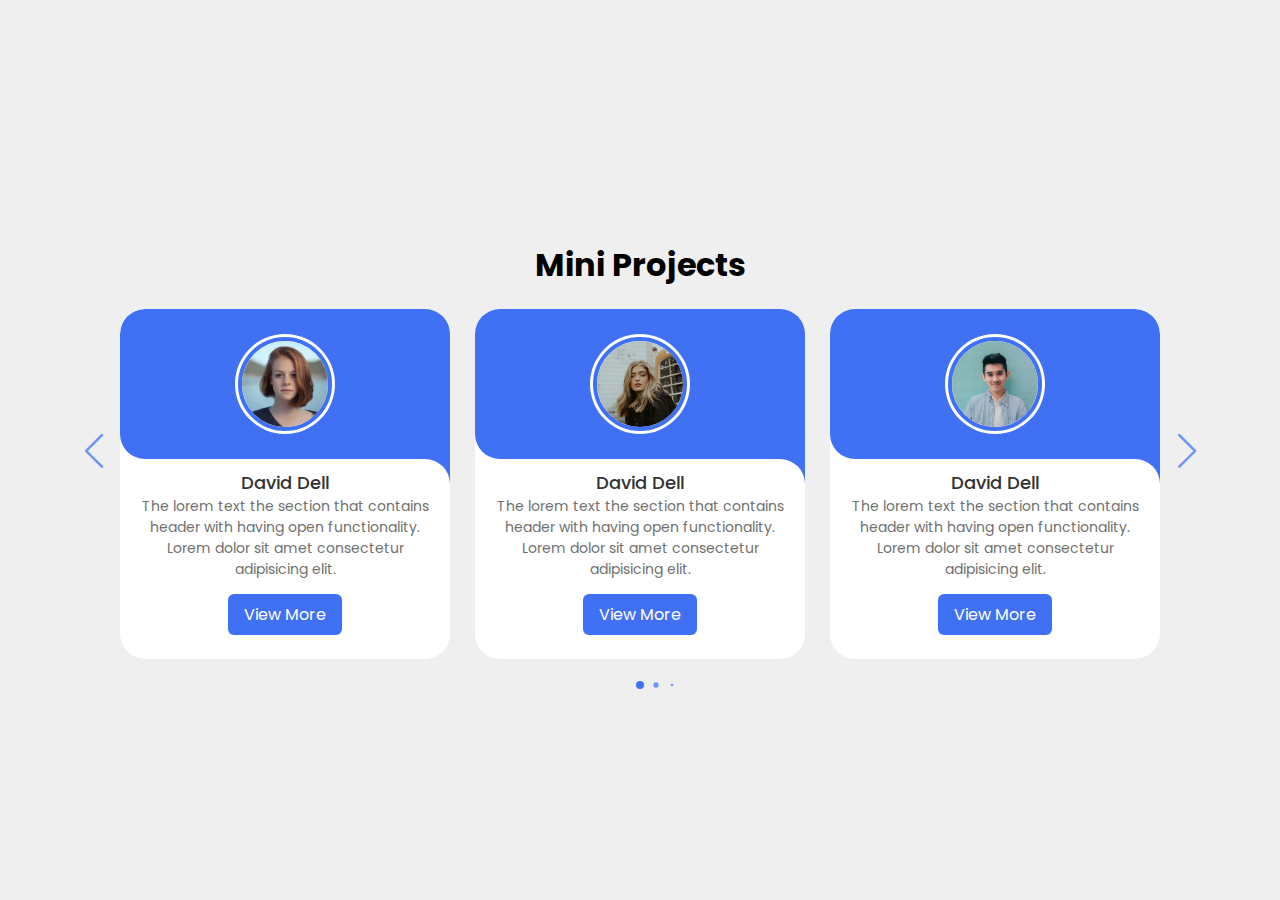
<file: index.html>
<!DOCTYPE html>
    <!-- Coding by CodingLab | www.codinglabweb.com -->
    <html lang="en">
    <head>
        <meta charset="UTF-8">
        <meta http-equiv="X-UA-Compatible" content="IE=edge">
        <meta name="viewport" content="width=device-width, initial-scale=1.0">
        <title>Responsive Card Slider</title>

        <!-- Swiper CSS -->
        <link rel="stylesheet" href="css/swiper-bundle.min.css">

        <!-- CSS -->
        <link rel="stylesheet" href="css/style.css">
                                        
    </head>
    <body>
        <div class="slide-container swiper"><h1>Mini Projects</h1>
            <div class="slide-content">
                <div class="card-wrapper swiper-wrapper">
                    <div class="card swiper-slide">
                        <div class="image-content">
                            <span class="overlay"></span>

                            <div class="card-image">
                                <img src="images/profile1.jpg" alt="" class="card-img">
                            </div>
                        </div>

                        <div class="card-content">
                            <h2 class="name">David Dell</h2>
                            <p class="description">The lorem text the section that contains header with having open functionality. Lorem dolor sit amet consectetur adipisicing elit.</p>

                            <a href="todo.html" class="button">View More</a>                        </div>
                    </div>
                    <div class="card swiper-slide">
                        <div class="image-content">
                            <span class="overlay"></span>

                            <div class="card-image">
                                <img src="images/profile2.jpg" alt="" class="card-img">
                            </div>
                        </div>

                        <div class="card-content">
                            <h2 class="name">David Dell</h2>
                            <p class="description">The lorem text the section that contains header with having open functionality. Lorem dolor sit amet consectetur adipisicing elit.</p>

                            <a href="BMI-Calculator.html" class="button">View More</a>
                        </div>
                    </div>
                    <div class="card swiper-slide">
                        <div class="image-content">
                            <span class="overlay"></span>

                            <div class="card-image">
                                <img src="images/profile3.jpg" alt="" class="card-img">
                            </div>
                        </div>

                        <div class="card-content">
                            <h2 class="name">David Dell</h2>
                            <p class="description">The lorem text the section that contains header with having open functionality. Lorem dolor sit amet consectetur adipisicing elit.</p>

                            <a href="calculator.html" class="button">View More</a>
                        </div>
                    </div>
                    <div class="card swiper-slide">
                        <div class="image-content">
                            <span class="overlay"></span>

                            <div class="card-image">
                                <img src="images/profile4.jpg" alt="" class="card-img">
                            </div>
                        </div>

                        <div class="card-content">
                            <h2 class="name">David Dell</h2>
                            <p class="description">The lorem text the section that contains header with having open functionality. Lorem dolor sit amet consectetur adipisicing elit.</p>

                            <button class="button">View More</button>
                        </div>
                    </div>
                   


                </div>
            </div>

            <div class="swiper-button-next swiper-navBtn"></div>
            <div class="swiper-button-prev swiper-navBtn"></div>
            <div class="swiper-pagination"></div>
        </div>
        
    </body>

    <!-- Swiper JS -->
    <script src="js/swiper-bundle.min.js"></script>

    <!-- JavaScript -->
    <script src="js/script.js"></script>
</html>
</file>
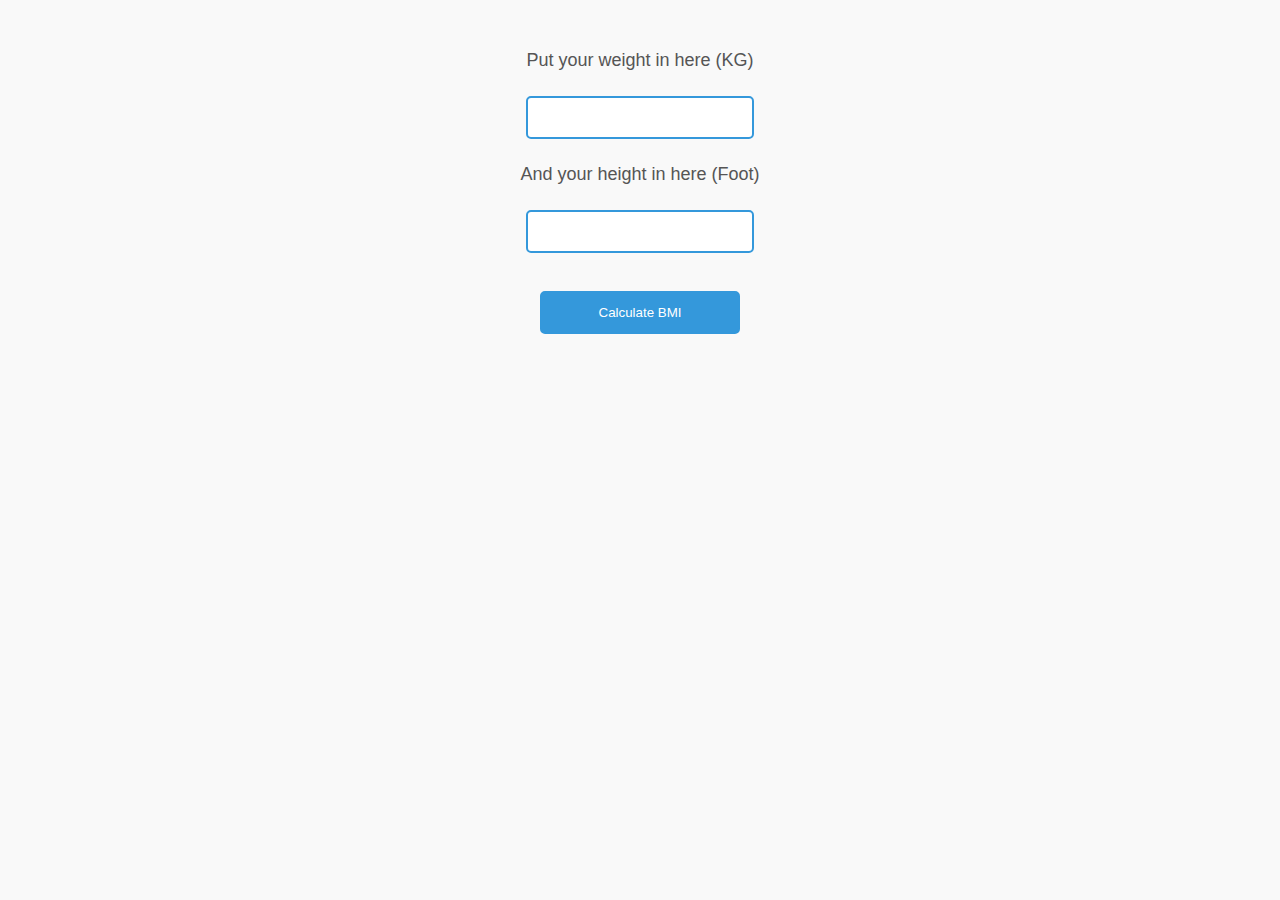
<file: BMI-Calculator.html>
<!DOCTYPE html>
<html lang="en">

<head>
    <meta charset="UTF-8">
    <meta name="viewport" content="width=device-width, initial-scale=1.0">
    <title>Document</title>
    <style>
        body {
            font-family: 'Arial', sans-serif;
            background-color: #f9f9f9;
            text-align: center;
            margin: 50px;
        }

        label {
            display: block;
            margin: 15px 0;
            font-size: 18px;
            color: #555;
        }

        input {
            padding: 12px;
            margin: 10px 0;
            border: 2px solid #3498db;
            border-radius: 5px;
            width: 200px;
            transition: border-color 0.3s ease-in-out;
        }

        input[type="button"] {
            background-color: #3498db;
            color: white;
            cursor: pointer;
            transition: background-color 0.3s ease-in-out;
        }

        input[type="button"]:hover {
            background-color: #2980b9;
        }

        h3 {
            margin: 20px 0;
            font-size: 24px;
            color: red;
        }

        /* Responsive styling for small screens */
        @media screen and (max-width: 600px) {
            input {
                width: 100%;
            }
        }

        /* Add this style for the result */
        #result {
            color: black;
            font-size: 20px;
            /* Adjust the font size if needed */
        }

        /* Add this style to make the result number red */
        #result span {
            color: red;
        }
    </style>
</head>

<body>
    <label for="number">Put your weight in here (KG) </label>
    <input type="number" id="num1">
    <label for="number">And your height in here (Foot)</label>
    <input type="number" id="num2"><br><br>
    <input type="button" value="Calculate BMI" onclick="BMI()">
    <h3 id="result"></h3>
</body>

</html>
<script>
    function BMI() {
        var number1 = parseInt(document.getElementById("num1").value)
        var number2 = parseInt(document.getElementById("num2").value)
        var foot = number2 * 0.3048 // foot will convert the height into CM (centi-meter)
        var res = (number1) / (foot * foot)
        console.log(res);
        
        if (res <= 18.4) {
            document.getElementById('result').innerHTML = "Your BMI is <span>" + res + "</span> which means Your are Under Weight";
        } else if (res >= 18.5 && res <= 24.9) {
            document.getElementById('result').innerHTML = "Your BMI is <span>" + res + "</span> which means Your are Normal Weight";
        } else if (res >= 25 && res <= 29.9) {
            document.getElementById('result').innerHTML = "Your BMI is <span>" + res + "</span> which means Your are OverWeight";
        } else {
            document.getElementById('result').innerHTML = "Your BMI is <span>" + res + "</span> which means Your are Obese";
        }
    }
</script>
</file>
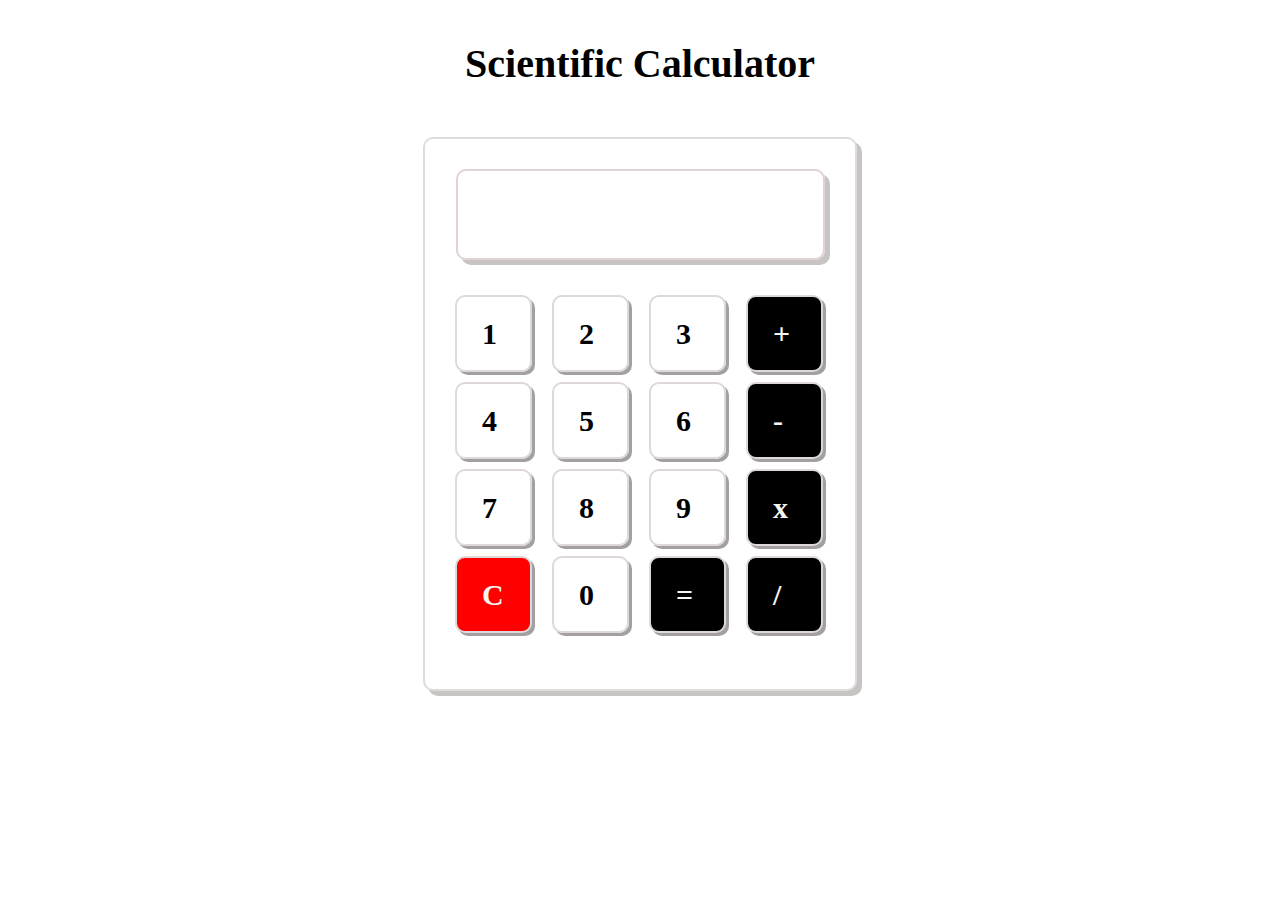
<file: calculator.html>
<!DOCTYPE html>
<html lang="en">

<head>
    <title>Calculator</title>
    <style>
        /* body{
        background-color: aliceblue;
       } */
        .container {
            background-color: white;
            border: 2px solid rgb(224, 219, 219);
            height: 550px;
            width: 430px;
            margin: auto;
            border-radius: 10px;
            margin-top: 50px;
            box-shadow: 5px 5px rgb(201, 196, 196);

        }

        #display {
            border: 2px solid rgb(225, 211, 211);
            margin: auto;
            height: 57px;
            /* background-color: whitesmoke; */
            width: 340px;
            margin-top: 30px;
            font-weight: 700;
            padding-top: 30px;
            padding-left: 25px;
            font-size: 30px;
            border-radius: 10px;
            box-shadow: 5px 5px rgb(201, 196, 196);
        }

        .main {
            /* border: 2px solid black; */
            display: flex;
            flex-wrap: wrap;
            width: 390px;
            margin: auto;
            margin-top: 35px;
        }

        .buttons {
            border: 2px solid rgb(222, 216, 216);
            height: 77px;
            width: 77px;
            margin: 0px 10px 10px 10px;
            /* background-color: whitesmoke; */
            padding-top: 20px;
            padding-left: 25px;
            box-sizing: border-box;
            font-weight: 700;
            font-size: 30px;
            border-radius: 10px;
            box-shadow: 3px 3px rgb(163, 160, 160);
            cursor: pointer;
            /* transition: background-color 0.3s; */
            /* display:inline-block; */
            /* margin-left: 45px; */
            /* margin-top: 45px; */

        }

        .buttons:hover {
            background-color: #979ca0;
        }

        .color1 {
            background-color: black;
            color: whitesmoke;
        }

        .color1:hover {
            background-color: #9ca499;
        }

        .color {
            background-color: red;
            color: whitesmoke;
        }

        .color:hover {
            background-color: #ffdf3e;
        }

        h2 {
            text-align: center;
            margin-top: 40px;
            font-size: 40px;
        }
    </style>
</head>

<body>
    <div class="wrapper">
        <h2>Scientific Calculator</h2>
        <div class="container">
            <div id="display"></div>
            <div class="main">
                <div class="buttons" onclick="appendToDisplay('1')">1</div>
                <div class="buttons" onclick="appendToDisplay('2')">2</div>
                <div class="buttons" onclick="appendToDisplay('3')">3</div>
                <div class="buttons color1" onclick="appendToDisplay('+')">+</div>
                <div class="buttons" onclick="appendToDisplay('4')">4</div>
                <div class="buttons" onclick="appendToDisplay('5')">5</div>
                <div class="buttons" onclick="appendToDisplay('6')">6</div>
                <div class="buttons color1" onclick="appendToDisplay('-')">-</div>
                <div class="buttons" onclick="appendToDisplay('7')">7</div>
                <div class="buttons" onclick="appendToDisplay('8')">8</div>
                <div class="buttons" onclick="appendToDisplay('9')">9</div>
                <div class="buttons color1" onclick="appendToDisplay('*')">x</div>
                <div class="buttons color" onclick="clearDisplay()">C</div>
                <div class="buttons" onclick="appendToDisplay('0')">0</div>
                <div class="buttons color1" onclick="calculateResult()">=</div>
                <div class="buttons color1" onclick="appendToDisplay('/')">/</div>
            </div>
        </div>
    </div>
    <script>
        const display = document.getElementById('display');

        // Load previous data from localStorage when the page loads
        window.onload = function () {
            const savedData = localStorage.getItem('calculatorData');
            if (savedData) {
                display.innerText = savedData;
            }
        };

        function appendToDisplay(value) {
            display.innerText += value;
            saveDataToLocalStorage(); // Save data to localStorage after every operation
        }

        function clearDisplay() {
            display.innerText = '';
            saveDataToLocalStorage(); // Save data to localStorage after clearing
        }

        function calculateResult() {
            try {
                display.innerText = eval(display.innerText);
                saveDataToLocalStorage(); // Save data to localStorage after calculation
            } catch (error) {
                display.innerText = 'Error';
                saveDataToLocalStorage(); // Save data to localStorage in case of an error
            }
        }

        function saveDataToLocalStorage() {
            localStorage.setItem('calculatorData', display.innerText);
        }

        // Add event listeners for keyboard input
        document.addEventListener('keydown', (event) => {
            const key = event.key;

            if (key >= '0' && key <= '9') {
                appendToDisplay(key);
            } else if (key === '+') {
                appendToDisplay('+');
            } else if (key === '-') {
                appendToDisplay('-');
            } else if (key === '*') {
                appendToDisplay('*');
            } else if (key === '/') {
                appendToDisplay('/');
            } else if (key === 'Enter') {
                calculateResult();
            } else if (key === 'Escape') {
                clearDisplay();
            } else if (key === 'Backspace') {
                display.innerText = display.innerText.slice(0, -1); // Remove the last character
                saveDataToLocalStorage(); // Save data to localStorage after backspace
            }
        });
    </script>

    <!-- <script>
        // JavaScript code here
        const display = document.getElementById('display');

        // Load previous data from localStorage when the page loads
        window.onload = function () {
            const savedData = localStorage.getItem('calculatorData');
            if (savedData) {
                display.innerText = savedData;
            }
        };

        function appendToDisplay(value) {
            display.innerText += value;
            saveDataToLocalStorage(); // Save data to localStorage after every operation
        }

        function clearDisplay() {
            display.innerText = '';
            saveDataToLocalStorage(); // Save data to localStorage after clearing
        }

        function calculateResult() {
            try {
                display.innerText = eval(display.innerText);
                saveDataToLocalStorage(); // Save data to localStorage after calculation
            } catch (error) {
                display.innerText = 'Error';
                saveDataToLocalStorage(); // Save data to localStorage in case of an error
            }
        }

        function saveDataToLocalStorage() {
            localStorage.setItem('calculatorData', display.innerText);
        }
    </script> -->
    <!-- 
        <script>
        // JavaScript code here
        const display = document.getElementById('display');

        function appendToDisplay(value) {
            display.innerText += value;
        }

        function clearDisplay() {
            display.innerText = '';
        }

        function calculateResult() {
            try {
                display.innerText = eval(display.innerText);
            } catch (error) {
                display.innerText = 'Error';
            }
        }
    </script>
     -->
</body>

</html>


<!-- 

    <!DOCTYPE html>
<html lang="en">

<head>
    <title>Calculator</title>
    <style>
      

       /* body{
        background-color: aliceblue;
       } */
      .container {
            background-color: white;
            border: 2px solid rgb(224, 219, 219);
            height: 550px;
            width: 430px;
            margin: auto;
            border-radius: 10px;
            margin-top: 50px;
            box-shadow: 5px 5px rgb(201, 196, 196);
            
        }

        #display {
            border: 2px solid rgb(225, 211, 211);
            margin: auto;
            height: 85px;
            /* background-color: whitesmoke; */
            width: 370px;
            margin-top: 30px;
            border-radius: 10px;
            box-shadow: 5px 5px rgb(201, 196, 196);
        }

        .main {
            /* border: 2px solid black; */
            display: flex;
            flex-wrap: wrap;
            width: 390px;
            margin: auto;
            margin-top: 35px;
        }

        .buttons {
            border: 2px solid rgb(222, 216, 216);
            height: 77px;
            width: 77px;
            margin: 0px 10px 10px 10px;
            /* background-color: whitesmoke; */
            padding-top: 20px;
            padding-left: 25px;
            box-sizing: border-box;
            font-weight: 700;
            font-size: 30px;
            border-radius: 10px;
            box-shadow: 3px 3px rgb(163, 160, 160)
            /* display:inline-block; */
            /* margin-left: 45px; */
            /* margin-top: 45px; */


        }
        .color1{
            background-color: black;
            color: whitesmoke;
        }
        .color{
            background-color: red;
            color: whitesmoke;
        }
        h2{
            text-align: center;
            margin-top: 40px;
            font-size: 40px;
        }

    </style>
</head>

<body>
    <div class="wrapper">
        <h2>Scientific Calculator</h2>
        <div class="container">
            <div id="display"></div>
            <div class="main">
                <div class="buttons">1</div>
                <div class="buttons">2</div>
                <div class="buttons">3</div>
                <div class="buttons color1">+</div>
                <div class="buttons">4</div>
                <div class="buttons">5</div>
                <div class="buttons">6</div>
                <div class="buttons color1">-</div>
                <div class="buttons">7</div>
                <div class="buttons">8</div>
                <div class="buttons">9</div>
                <div class="buttons color1">x</div>
                <div class="buttons color">C</div>
                <div class="buttons">0</div>
                <div class="buttons color1">=</div>
                <div class="buttons color1">/</div>

            </div>
        </div>
    </div>

</body>

</html>
 -->
</file>
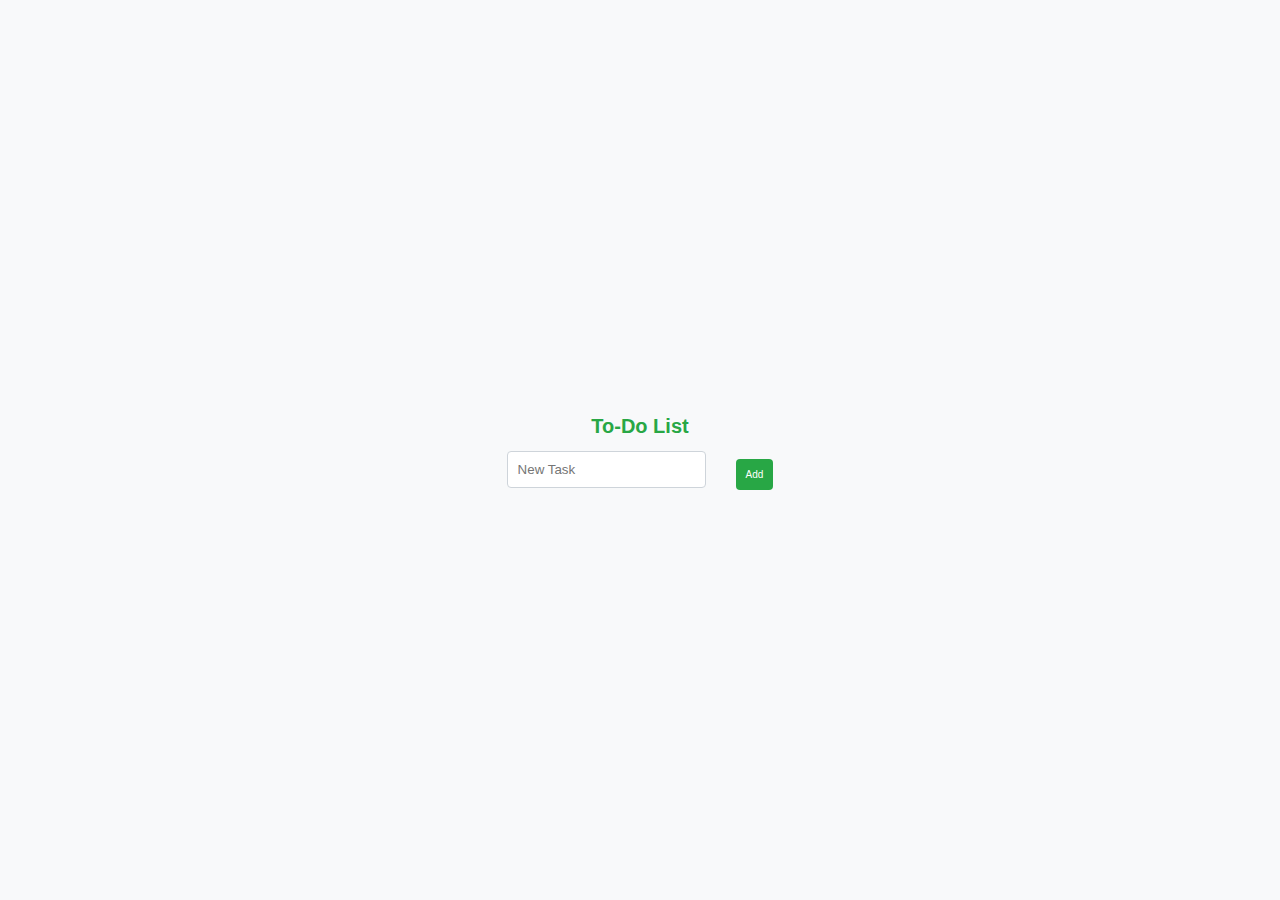
<file: todo.html>
<!DOCTYPE html>
<html lang="en">
<head>
    <meta charset="UTF-8">
    <meta name="viewport" content="width=device-width, initial-scale=1.0">
    <title>To-Do List</title>
    <style>
        body {
            font-family: 'Arial', sans-serif;
            background-color: #f8f9fa;
            margin: 0;
            padding: 0;
            font-size: 10px;
            display: flex;
            flex-direction: column;
            align-items: center;
            justify-content: center;
            height: 100vh;
        }

        #todoItem {
            padding: 10px;
            /* font-size: 10px; */
            margin-right: 10px;
            border: 1px solid hsl(210, 14%, 83%);
            /* position: sticky; */
            border-radius: 4px;
            margin-bottom: 10px;
        }

        button {
            padding: 10px;
            font-size: 10px;
            background-color: #28a745;
            color: white;
            border: none;
            cursor: pointer;
            margin-left: 20px;
            border-radius: 4px;
        }

        button:hover {
            background-color: #218838;
        }

        #myTodos {
            margin-top: 0px;
        }

        .todo-container {
            display: flex;
            align-items: center;
            background-color: #ffffff;
            padding: 10px;
            margin: 10px 0;
            border-radius: 8px;
            box-shadow: 0 4px 8px rgba(0, 0, 0, 0.1);
        }

        .todo-container input[type="checkbox"] {
            margin-right: 10px;
        }

        .completed {
            text-decoration: line-through;
            color: #6c757d;
        }

        button.delete {
            background-color: #dc3545;
            margin-left: auto;
            margin-right: 5px;
        }

        button.edit {
            background-color: #007bff;
            margin-left: 5px;
        }

        button.delete, button.edit {
            padding: 8px;
            font-size: 10px;
            color: white;
            border: none;
            cursor: pointer;
            border-radius: 4px;
        }

        button.delete:hover, button.edit:hover {
            opacity: 0.9;
        }
    </style>
</head>
<body>
    <h1 style="color: #28a745;">To-Do List</h1>
    <div style="display: flex; align-items: center;">
        <input type="text" id="todoItem" placeholder="New Task">
        <button onclick="addTodo()">Add</button>
    </div>
    <div id="myTodos"></div>

    <script>
        // ... (unchanged JavaScript code)
        var todoArr = JSON.parse(localStorage.getItem('todos')) || [];

function addTodo() {
    var item = document.getElementById('todoItem').value;

    if (item.trim() !== "") {
        var random = Math.floor(Math.random() * 10000);
        var obj = {
            title: item,
            isCompleted: false,
            id: random
        };

        todoArr.push(obj);
        localStorage.setItem('todos', JSON.stringify(todoArr));
        showTodo();
        document.getElementById('todoItem').value = ""; // Clear input after adding todo
    }
}

function showTodo() {
    var res = document.getElementById('myTodos');
    res.innerHTML = "";
    todoArr.forEach(callBack);

    function callBack(e, i) {
        var todoContainer = document.createElement('div');
        todoContainer.classList.add('todo-container'); // Apply the 'todo-container' class

        var checkbox = document.createElement('input');
        checkbox.type = 'checkbox';
        checkbox.checked = e.isCompleted;
        checkbox.onchange = function() {
            toggleCompleted(i);
        };

        var todo = document.createElement('h1');
        todo.innerText = e.title;
        if (e.isCompleted) {
            todo.classList.add('completed');
        }

        var deleteButton = document.createElement('button');
        deleteButton.innerText = 'Delete';
        deleteButton.onclick = function() {
            deleteTodo(i);
        };

        var editButton = document.createElement('button');
        editButton.innerText = 'Edit';
        editButton.onclick = function() {
            editTodo(i, e.title);
        };

        todoContainer.appendChild(checkbox);
        todoContainer.appendChild(todo);
        todoContainer.appendChild(deleteButton);
        todoContainer.appendChild(editButton);

        res.appendChild(todoContainer);
    }
}

function deleteTodo(index) {
    todoArr.splice(index, 1);
    localStorage.setItem('todos', JSON.stringify(todoArr));
    showTodo();
}

function editTodo(index, currentTitle) {
    var newTitle = prompt("Edit todo:", currentTitle);
    if (newTitle !== null) {
        todoArr[index].title = newTitle;
        localStorage.setItem('todos', JSON.stringify(todoArr));
        showTodo();
    }
}

function toggleCompleted(index) {
    todoArr[index].isCompleted = !todoArr[index].isCompleted;
    localStorage.setItem('todos', JSON.stringify(todoArr));
    showTodo();
}

// Load todos on page load
showTodo();
    </script>
</body>
</html>
</file>
<file: css/style.css>
/* Google Fonts - Poppins */
@import url('https://fonts.googleapis.com/css2?family=Poppins:wght@300;400;500;600&display=swap');

*{
  margin: 0;
  padding: 0;
  box-sizing: border-box;
  font-family: 'Poppins', sans-serif;
}
body{
  min-height: 100vh;
  display: flex;
  align-items: center;
  justify-content: center;
  background-color: #EFEFEF;
}
.slide-container{
  max-width: 1120px;
  width: 100%;
  padding: 40px 0;
}
.slide-content{
  margin: 0 40px;
  overflow: hidden;
  border-radius: 25px;
}
.card{
  border-radius: 25px;
  background-color: #FFF;
}
.image-content,
.card-content{
  display: flex;
  flex-direction: column;
  align-items: center;
  padding: 10px 14px;
}
.image-content{
  position: relative;
  row-gap: 5px;
  padding: 25px 0;
}
.overlay{
  position: absolute;
  left: 0;
  top: 0;
  height: 100%;
  width: 100%;
  background-color: #4070F4;
  border-radius: 25px 25px 0 25px;
}
.overlay::before,
.overlay::after{
  content: '';
  position: absolute;
  right: 0;
  bottom: -40px;
  height: 40px;
  width: 40px;
  background-color: #4070F4;
}
.overlay::after{
  border-radius: 0 25px 0 0;
  background-color: #FFF;
}
.card-image {
  position: relative;
  height: 100px; /* Adjust the height as needed */
  width: 100px; /* Adjust the width accordingly */
  border-radius: 50%;
  background: #FFF;
  padding: 3px;
}

.card-image .card-img {
  height: 100%;
  width: 100%;
  object-fit: cover;
  border-radius: 50%;
  border: 4px solid #4070F4;
}


.name{
  font-size: 18px;
  font-weight: 500;
  color: #333;
}
.description{
  font-size: 14px;
  color: #707070;
  text-align: center;
}
.button{
  border: none;
  font-size: 16px;
  color: #FFF;
  padding: 8px 16px;
  background-color: #4070F4;
  border-radius: 6px;
  text-decoration: none;
  margin: 14px;
  cursor: pointer;
  transition: all 0.3s ease;
}
.button:hover{
  background: #265DF2;
}

.swiper-navBtn{
  color: #6E93f7;
  transition: color 0.3s ease;
}
.swiper-navBtn:hover{
  color: #4070F4;
}
.swiper-navBtn::before,
.swiper-navBtn::after{
  font-size: 35px;
}
.swiper-button-next{
  right: 0;
}
.swiper-button-prev{
  left: 0;
}
.swiper-pagination-bullet{
  background-color: #6E93f7;
  opacity: 1;
}
.swiper-pagination-bullet-active{
  background-color: #4070F4;
}

@media screen and (max-width: 768px) {
  .slide-content{
    margin: 0 10px;
  }
  .swiper-navBtn{
    display: none;
  }
}
h1{
  text-align: center;
  margin-bottom: 20px;
}
</file>
